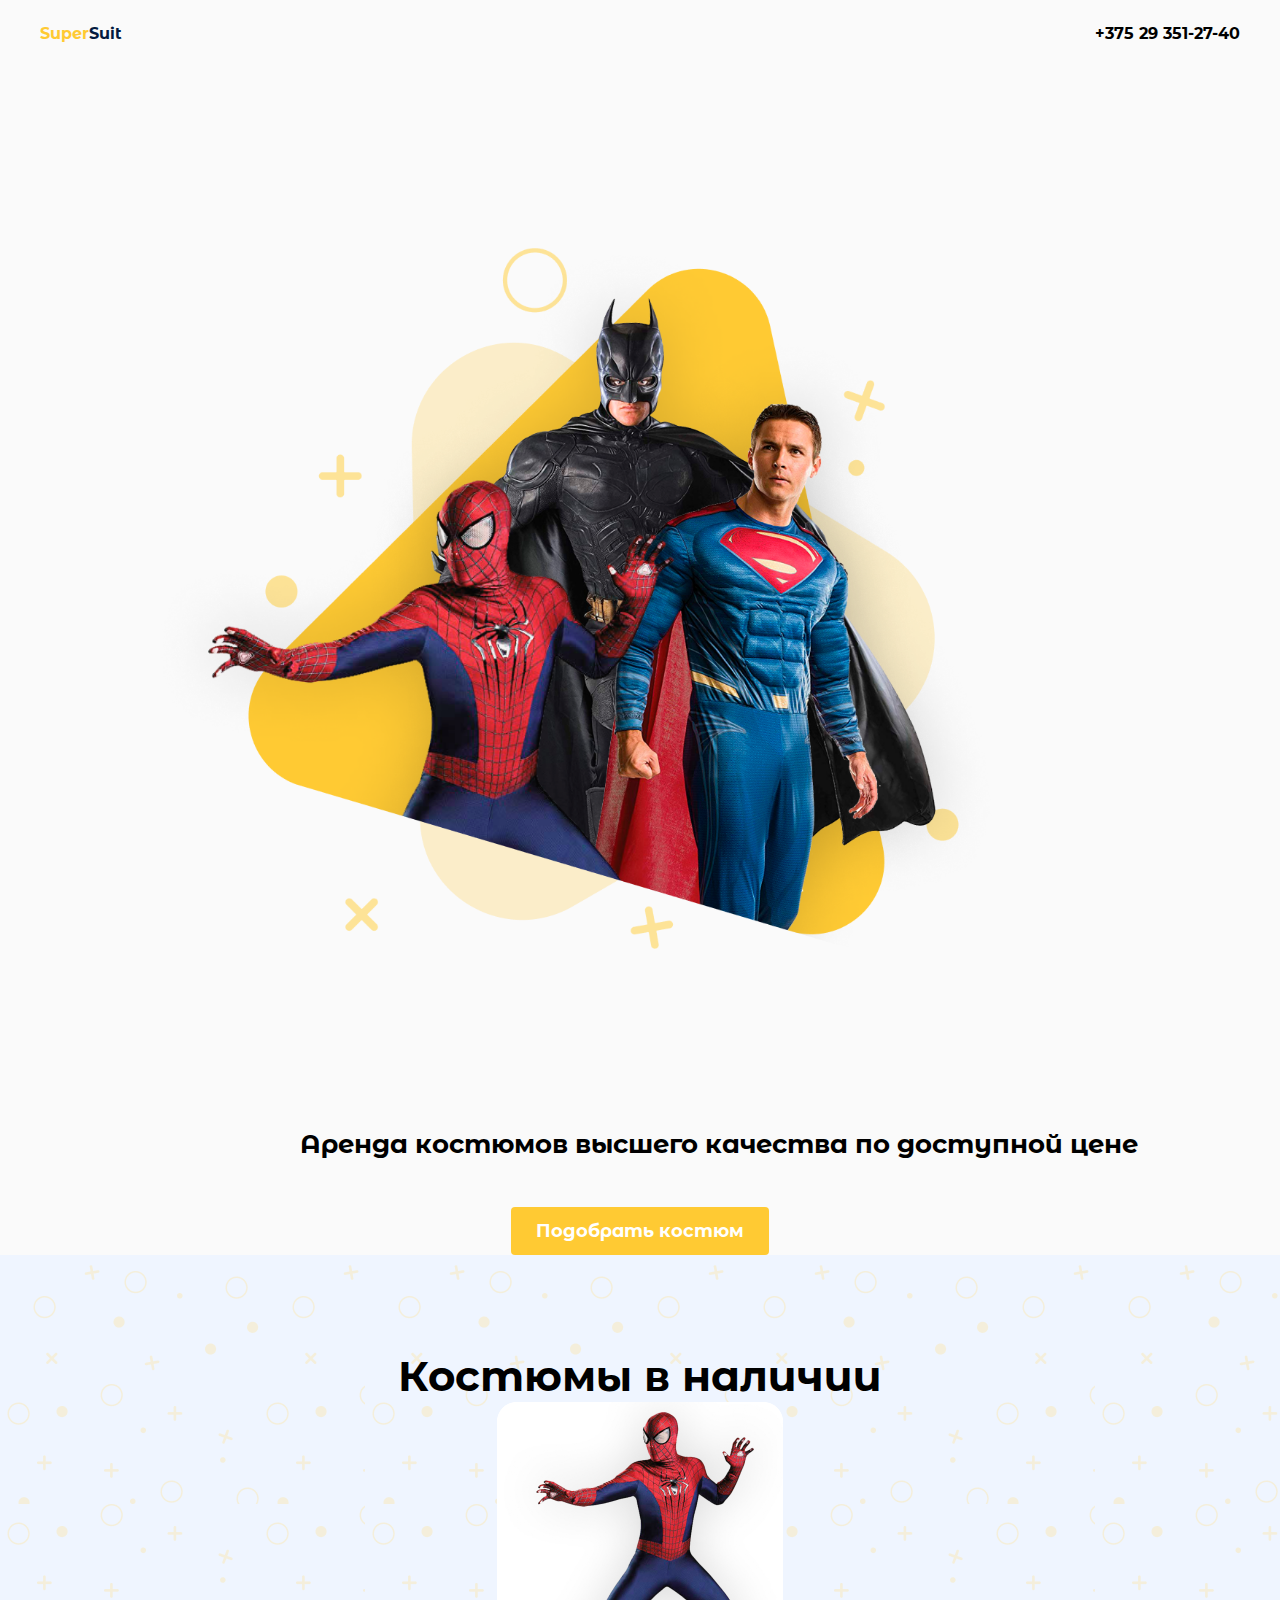
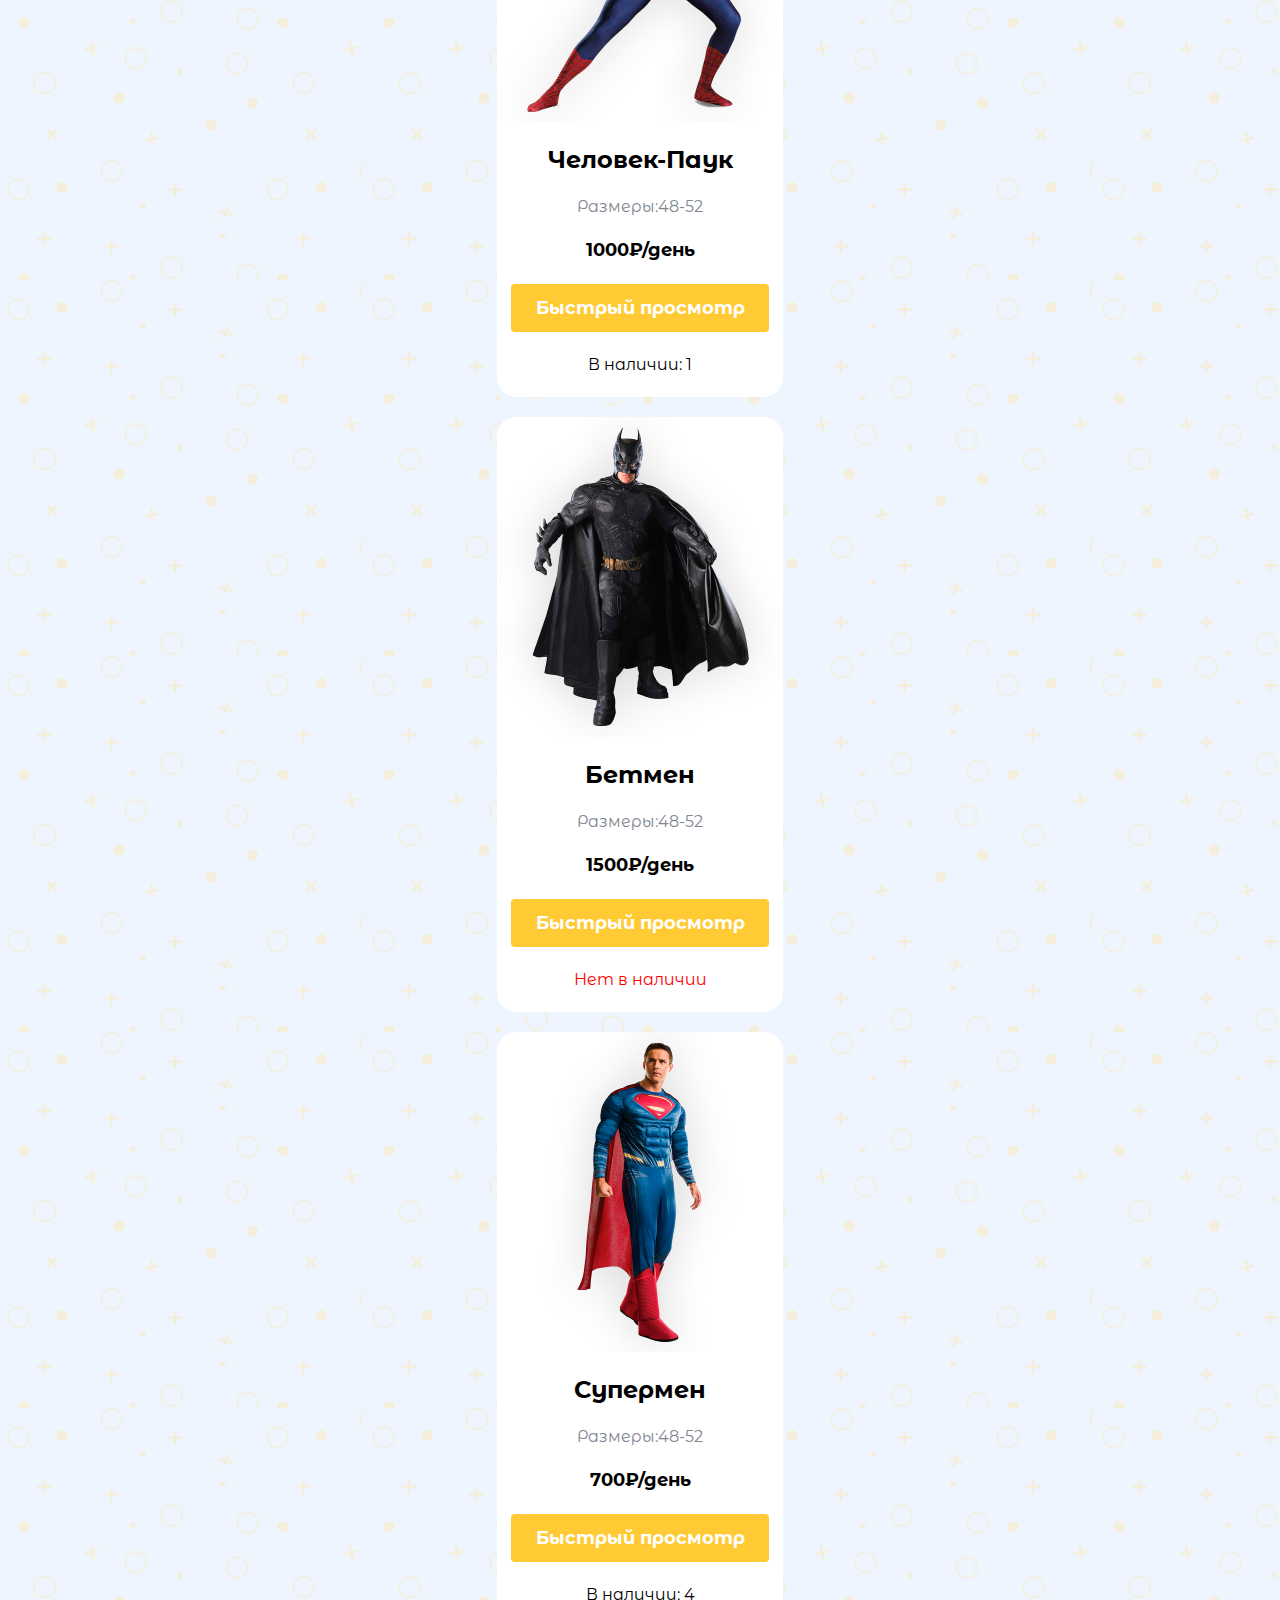
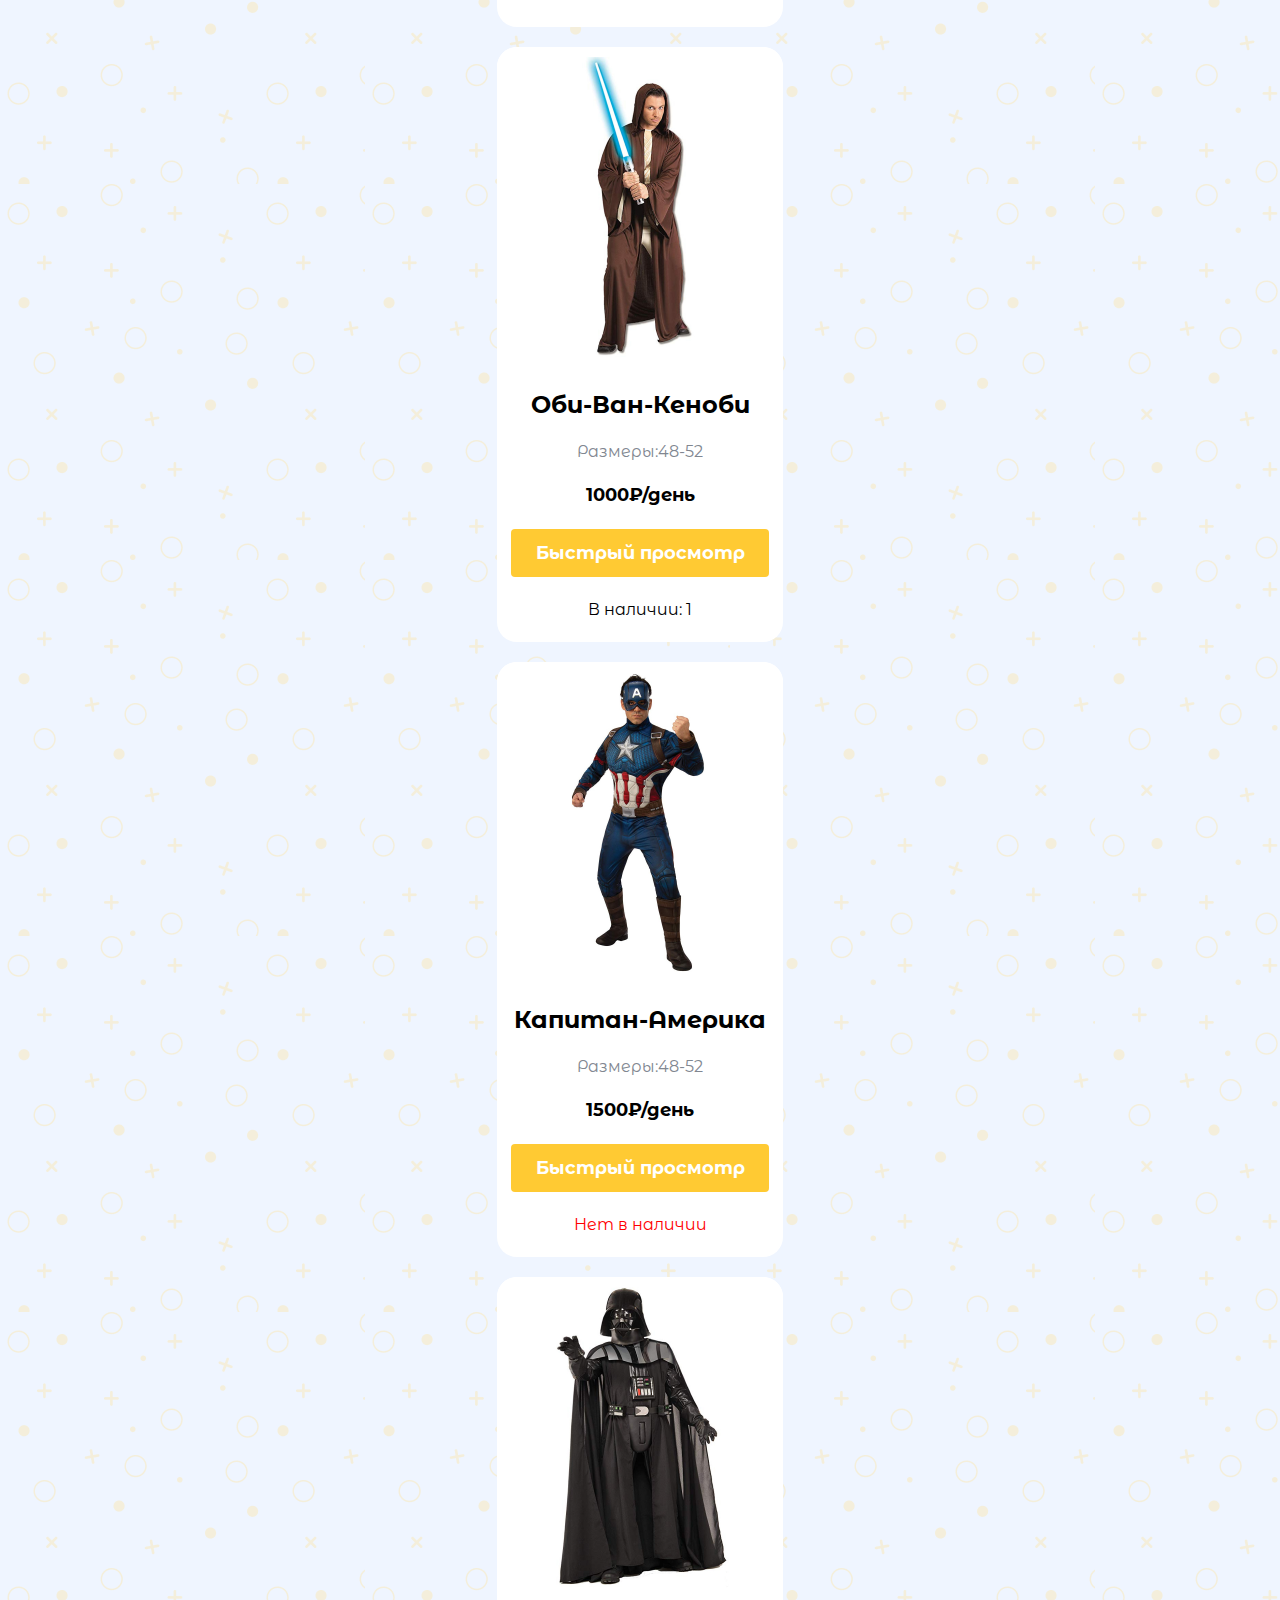
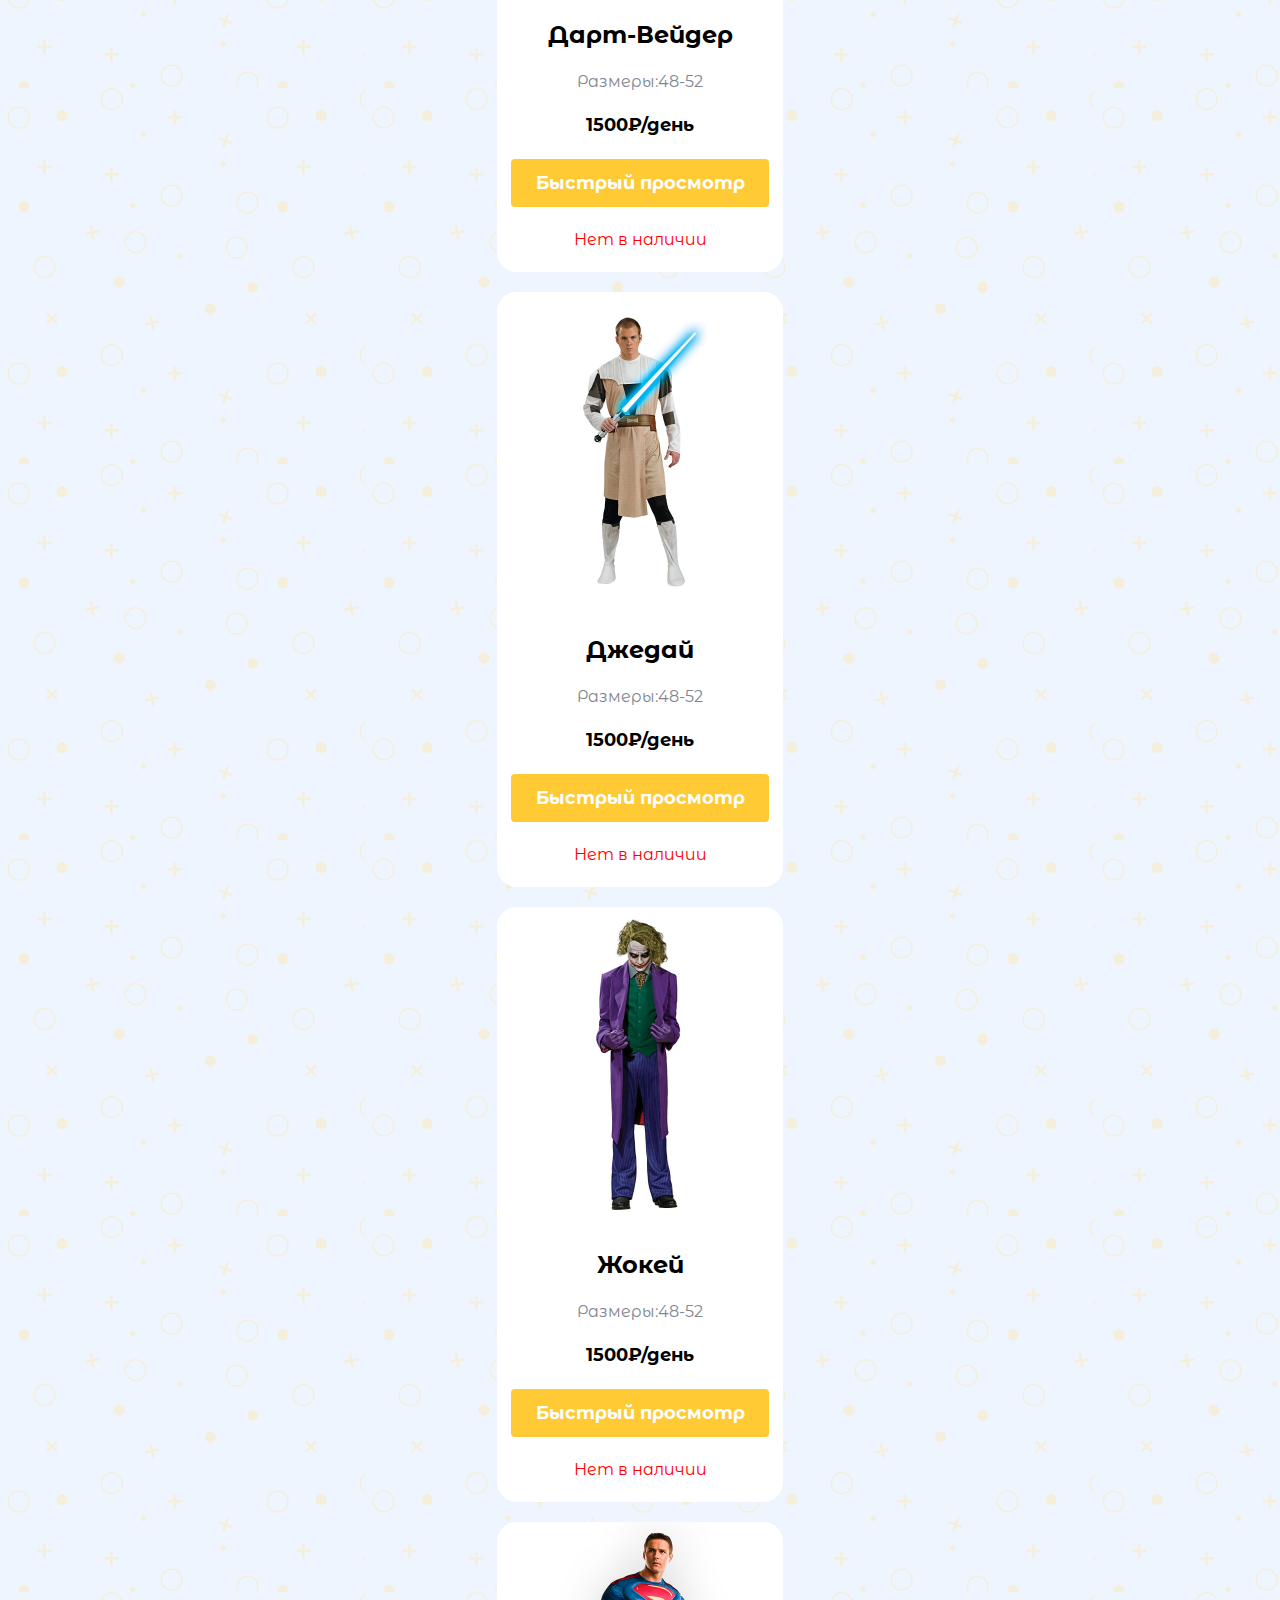
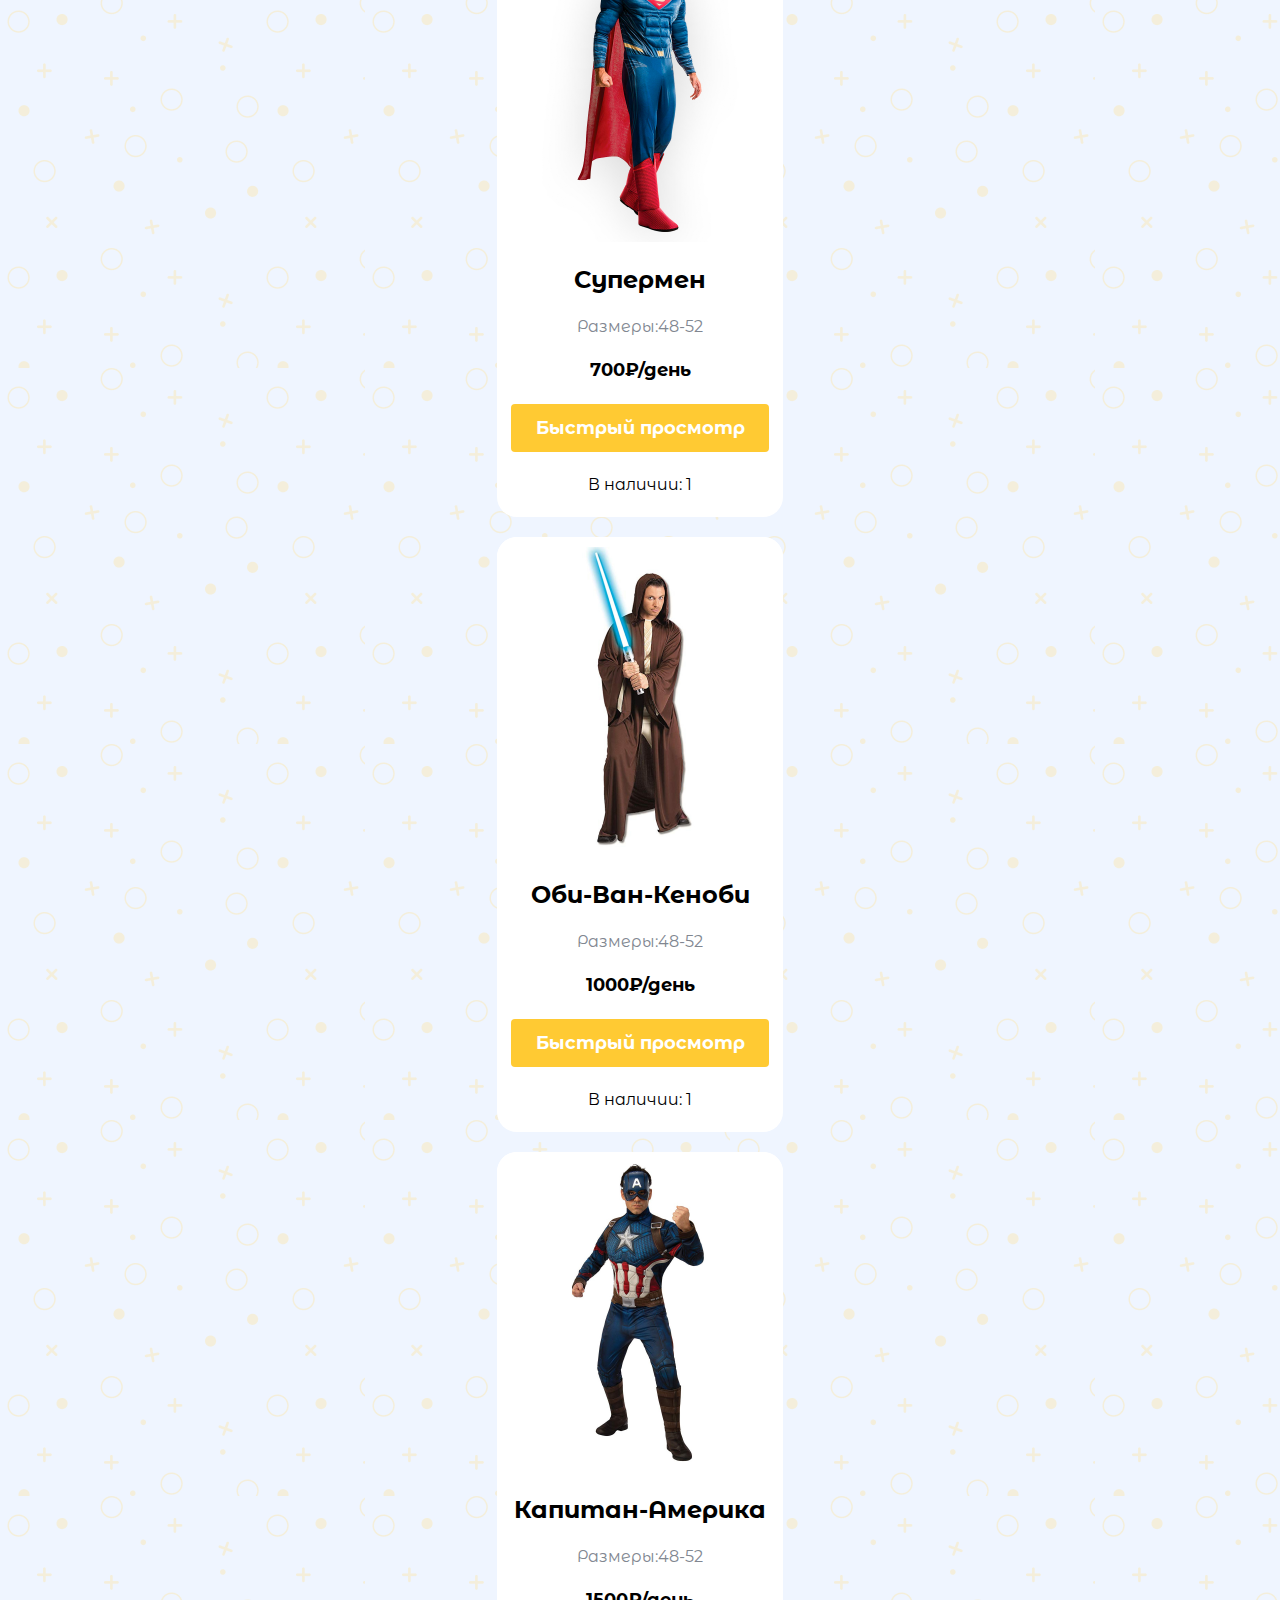
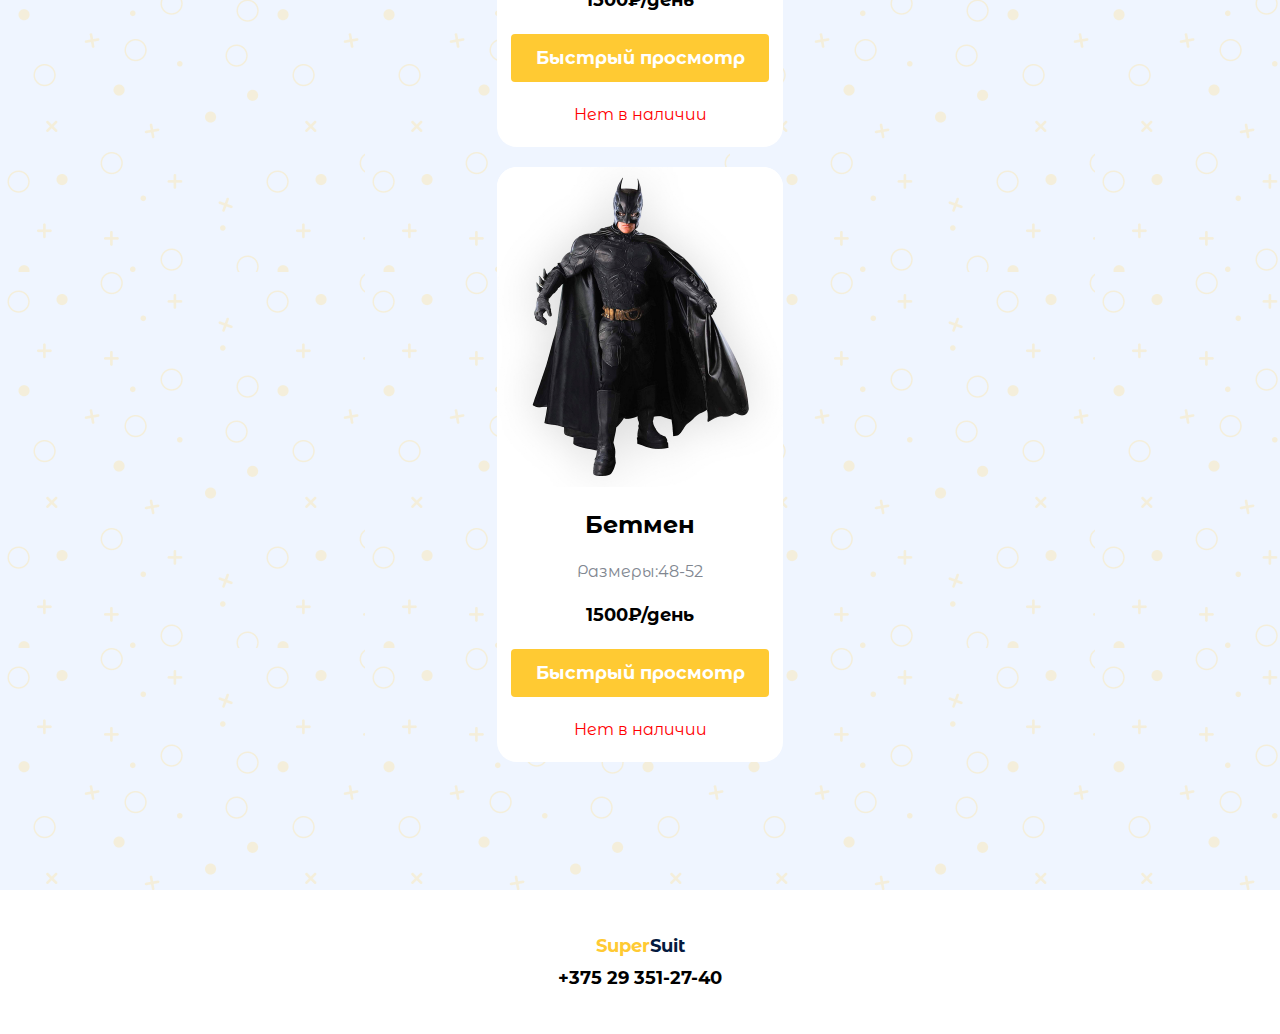
<file: index.html>
<!DOCTYPE html>
<html lang="ru">

<head>
    <meta charset="UTF-8">
    <meta name="viewport" content="width=device-width, initial-scale=1.0">
    <link rel="stylesheet" href="./css/style.css">
    <link rel="stylesheet" href="./lib/swiper-bundle.min.css">
    <script src="./lib/swiper-bundle.min.js" defer></script>
    <script src="./scripts/script.js" defer></script>
    <title>SuperSuit</title>
</head>

<body>
  
    <main>
        <header>
            <div class="container">
                <nav>
                    <ul>
                        <h3 onclick="location.href = 'index.html';"><span style="color: #FFCA33;">Super<span style="color: #041A3F;">Suit</span></span></h3>
                        <h3>+375 29 351-27-40</h3> 
                    </ul>
                </nav>
            </div>
        </header>
        <div class="banner">
            
            <div class="container">
               
                <div class="banneryap">
                    <h1>Аренда костюмов высшего качества по доступной цене</h1>
                    <button class="primary">Подобрать костюм</button>
                </div>
                <img src="./img/Pafos.png" alt="poshel-k-chertu">
            </div>
        </div>
    </main>

    <section id="costumes"> 
        <h2>Костюмы в наличии</h2>  
        <div class="container">
            <div class="stolbik">
                <div class="lineeyka">
                    <div class="costume"> 
                        <img src="./img/Puk.png" alt="kartinka ne gruzit umnnik">
                        <h4>Человек-Пaук</h4>
                        <div class="desc-fat">
                            <span>
                                Размеры:48-52
                            </span>    
                        </div>
        
                        <div class="desc-thin">
                            <span>    
                                1000₽/день
                            </span>
                        </div>
                        <button class="primary">Быстрый просмотр</button>
                        <span>
                            В наличии: 1
                        </span>
                    </div>
        
                    <div class="costume"> 
                        <img src="./img/Man.png" alt="kartinka ne gruzit umnnik">
                        <h4>Бетмен</h4>
                        <div class="desc-fat">
                            <span>
                                Размеры:48-52
                            </span>    
                        </div>
        
                        <div class="desc-thin">
                            <span>    
                                1500₽/день
                            </span>
                        </div>
                        <button class="primary">Быстрый просмотр</button>
                        <span style = "color: red">
                            Нет в наличии
                        </span>
                    </div>
        
                    <div class="costume"> 
                        <img src="./img/Pooper.png" alt="kartinka ne gruzit umnnik">
                        <h4>Супермен</h4>
                        <div class="desc-fat">
                            <span>
                                Размеры:48-52
                            </span>    
                        </div>
        
                        <div class="desc-thin">
                            <span>    
                                700₽/день
                            </span>
                        </div>
                        <button class="primary">Быстрый просмотр</button>
                        <span>
                            В наличии: 4
                        </span>
                    </div>
        
                    <div class="costume"> 
                        <img src="./img/Jirnoby.png" alt="kartinka ne gruzit umnnik">
                        <h4>Оби-Ван-Кеноби</h4>
                        <div class="desc-fat">
                            <span>
                                Размеры:48-52
                            </span>    
                        </div>
        
                        <div class="desc-thin">
                            <span>    
                                1000₽/день
                            </span>
                        </div>
                        <button class="primary">Быстрый просмотр</button>
                        <span>
                            В наличии: 1
                        </span>
                    </div>
                </div>
                <div class="lineeyka">
                    <div class="costume"> 
                        <img src="./img/Pendos.png" alt="kartinka ne gruzit umnnik">
                        <h4>Капитан-Америка</h4>
                        <div class="desc-fat">
                            <span>
                                Размеры:48-52
                            </span>    
                        </div>
        
                        <div class="desc-thin">
                            <span>    
                                1500₽/день
                            </span>
                        </div>
                        <button class="primary">Быстрый просмотр</button>
                        <span style = "color: red">
                            Нет в наличии
                        </span>
                    </div>
        
                    <div class="costume"> 
                        <img src="./img/Vedro.png" alt="kartinka ne gruzit umnnik">
                        <h4>Дарт-Вейдер</h4>
                        <div class="desc-fat">
                            <span >
                                Размеры:48-52
                            </span>    
                        </div>
        
                        <div class="desc-thin">
                            <span>    
                                1500₽/день
                            </span>
                        </div>
                        <button class="primary" onclick="location.href = 'index2.html';">Быстрый просмотр</button>
                        <span style = "color: red">
                            Нет в наличии
                        </span>
                    </div>
        
                    <div class="costume"> 
                        <img src="./img/KidChoppa.png" alt="kartinka ne gruzit umnnik">
                        <h4>Джедай</h4>
                        <div class="desc-fat">
                            <span>
                                Размеры:48-52
                            </span>    
                        </div>
        
                        <div class="desc-thin">
                            <span>    
                                1500₽/день
                            </span>
                        </div>
                        <button class="primary">Быстрый просмотр</button>
                        <span style = "color: red">
                            Нет в наличии
                        </span>
                    </div>
        
                    <div class="costume"> 
                        <img src="./img/Jonkler.png" alt="kartinka ne gruzit umnnik">
                        <h4>Жокей</h4>
                        <div class="desc-fat">
                            <span>
                                Размеры:48-52
                            </span>    
                        </div>
        
                        <div class="desc-thin">
                            <span>    
                                1500₽/день
                            </span>
                        </div>
                        <button class="primary">Быстрый просмотр</button>
                        <span style = "color: red">
                            Нет в наличии
                        </span>
                    </div>
                </div>
                <div class="lineeyka">
                    <div class="costume"> 
                        <img src="./img/Pooper.png" alt="kartinka ne gruzit umnnik">
                        <h4>Супермен</h4>
                        <div class="desc-fat">
                            <span>
                                Размеры:48-52
                            </span>    
                        </div>
        
                        <div class="desc-thin">
                            <span>    
                                700₽/день
                            </span>
                        </div>
                        <button class="primary">Быстрый просмотр</button>
                        <span>
                            В наличии: 1
                        </span>
                    </div>
        
                    <div class="costume"> 
                        <img src="./img/Jirnoby.png" alt="kartinka ne gruzit umnnik">
                        <h4>Оби-Ван-Кеноби</h4>
                        <div class="desc-fat">
                            <span>
                                Размеры:48-52
                            </span>    
                        </div>
        
                        <div class="desc-thin">
                            <span>    
                                1000₽/день
                            </span>
                        </div>
                        <button class="primary">Быстрый просмотр</button>
                        <span>
                            В наличии: 1
                        </span>
                    </div>
        
                    <div class="costume"> 
                        <img src="./img/Pendos.png" alt="kartinka ne gruzit umnnik">
                        <h4>Капитан-Америка</h4>
                        <div class="desc-fat">
                            <span>
                                Размеры:48-52
                            </span>    
                        </div>
        
                        <div class="desc-thin">
                            <span>    
                                1500₽/день
                            </span>
                        </div>
                        <button class="primary">Быстрый просмотр</button>
                        <span style = "color: red">
                            Нет в наличии
                        </span>
                    </div>
        
                    <div class="costume"> 
                        <img src="./img/Man.png" alt="kartinka ne gruzit umnnik">
                        <h4>Бетмен</h4>
                        <div class="desc-fat">
                            <span>
                                Размеры:48-52
                            </span>    
                        </div>
        
                        <div class="desc-thin">
                            <span>    
                                1500₽/день
                            </span>
                        </div>
                        <button class="primary">Быстрый просмотр</button>
                        <span style = "color: red">
                            Нет в наличии
                        </span>
                    </div>
                </div>
            </div>
        </div>
    </section>
    <footer>
        <div class="container">
            <div class="obosralsya">
                <span><span style="color: #FFCA33;">Super<span style="color: #041A3F;">Suit</span></span></span>
            </div>
            <div class="podmylsya">
                <span>+375 29 351-27-40</span>
            </div>
        </div>
    </footer>
</body>
</file>
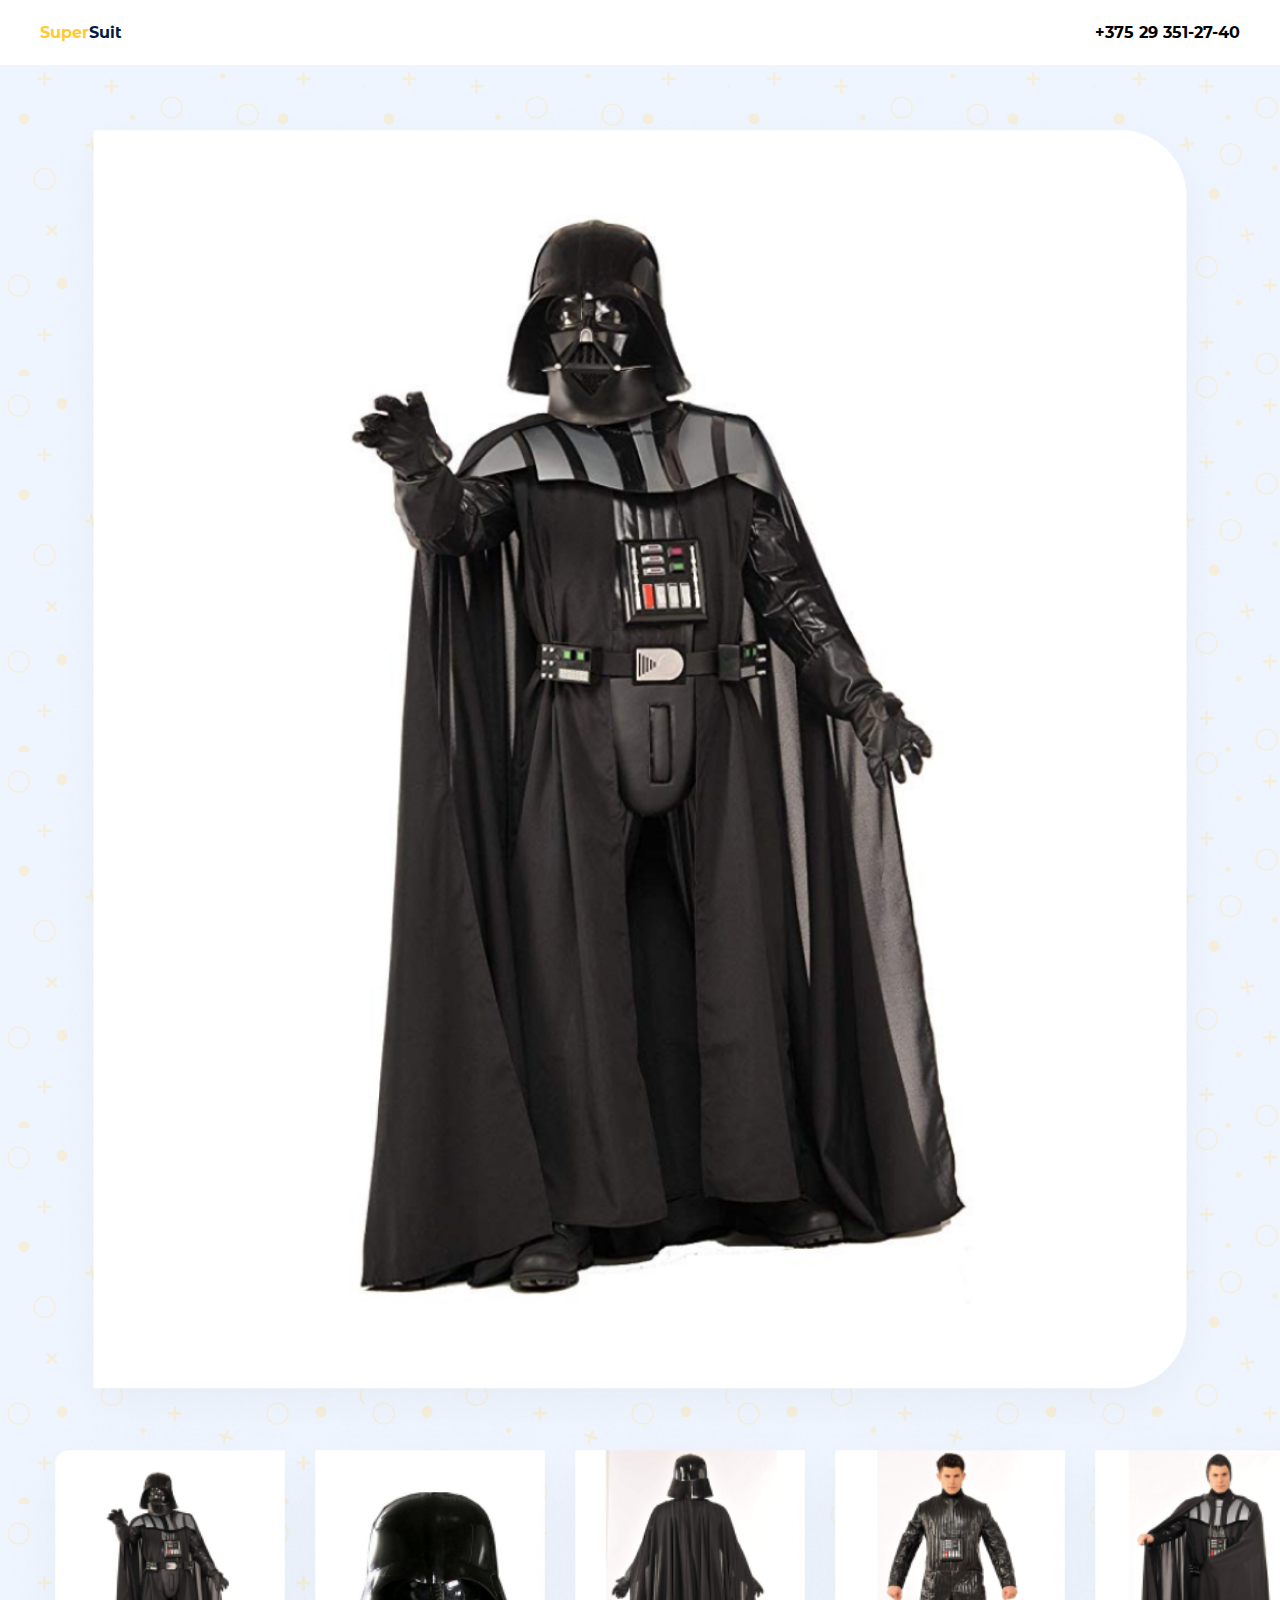
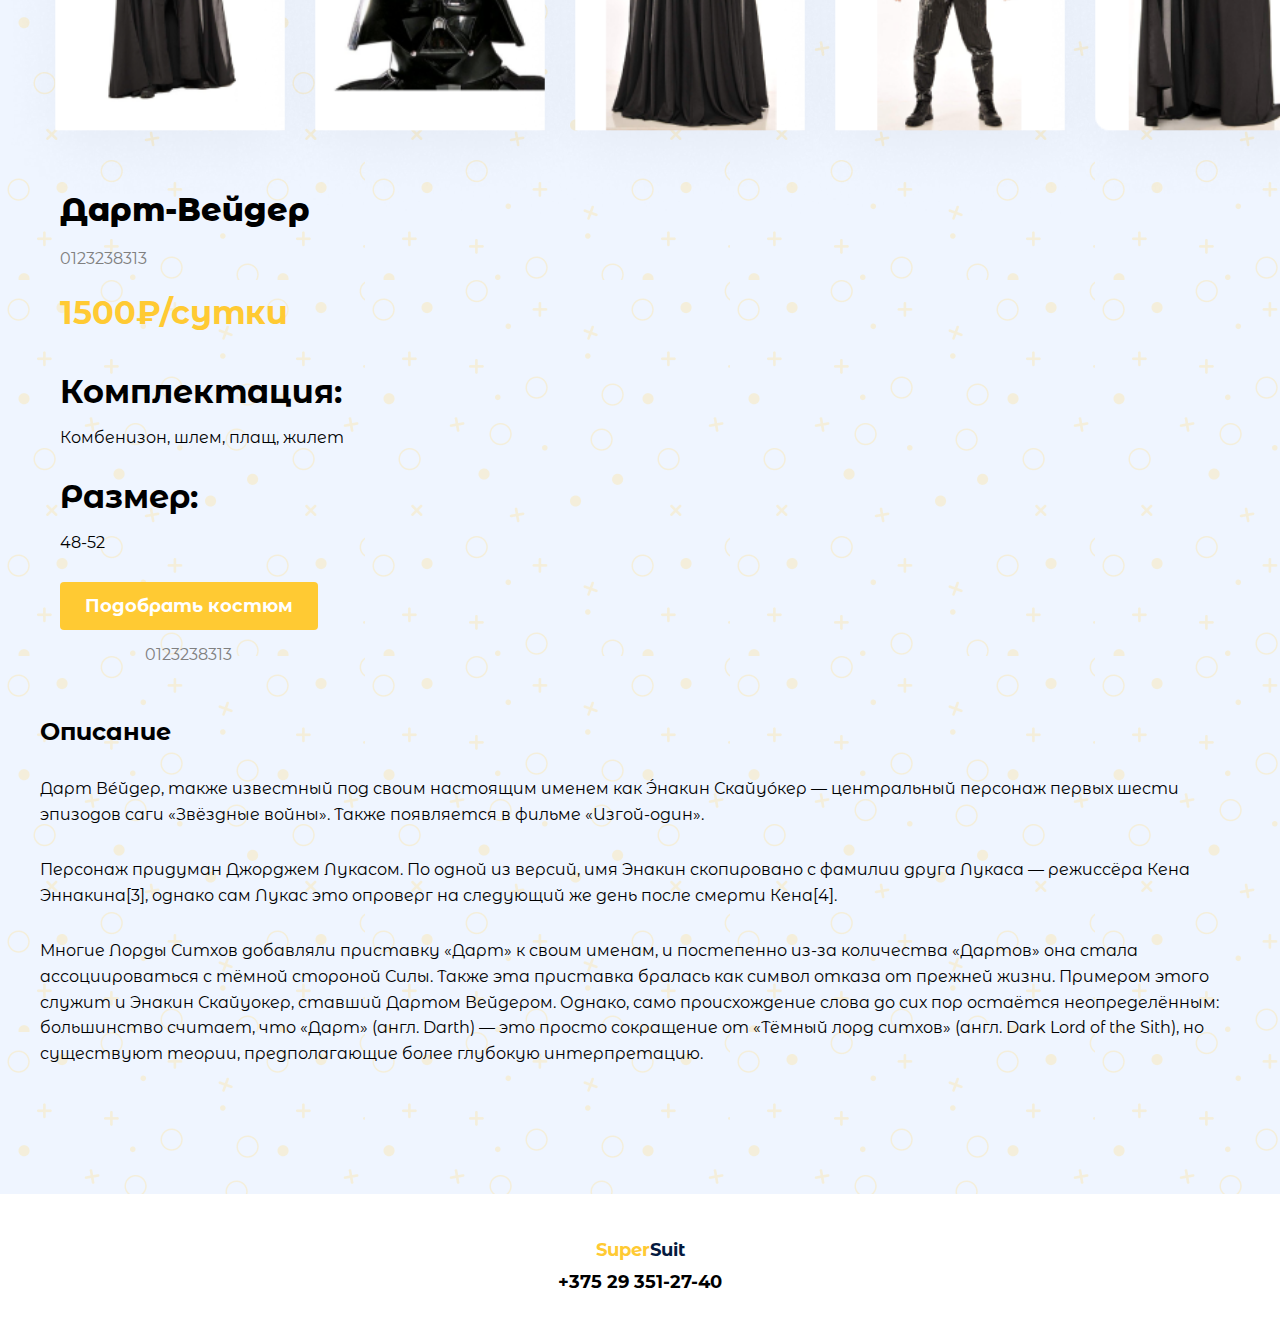
<file: index2.html>
<!DOCTYPE html>
<html lang="ru">

<head>
    <meta charset="UTF-8">
    <meta name="viewport" content="width=device-width, initial-scale=1.0">
    <link rel="stylesheet" href="./css/style2.css">
    <link rel="stylesheet" href="./lib/swiper-bundle.min.css">
    <script src="./lib/swiper-bundle.min.js" defer></script>
    <script src="./scripts/script.js" defer></script>
    <title>SuperSuit</title>
</head>
<body>
  
    <main>
        <header>
            <div class="container">
                <nav>
                    <ul>
                        <h3 onclick="location.href = 'index.html';"><span style="color: #FFCA33;">Super<span style="color: #041A3F;">Suit</span></span></h3>
                        <h3>+375 29 351-27-40</h3> 
                    </ul>
                </nav>
            </div>
        </header>
    </main>
    <section id="demonstration">
        <div class="container">
            <div class="gorizontal">
                <div class="littlestrip"> 
                    <img src="./img/lilvedro.png" alt="kartinka ne gruzit umnnik">
                    <img src="./img/lilgoolova.png" alt="kartinka ne gruzit umnnik">
                    <img src="./img/lilback.png" alt="kartinka ne gruzit umnnik">
                    <img src="./img/lilnudes.png" alt="kartinka ne gruzit umnnik">
                    <img src="./img/lilvirgin.png" alt="kartinka ne gruzit umnnik">
                </div>
                <div class="bigveder">
                    <img src="./img/SuperVedro2.png" alt="kartinka ne gruzit umnnik">
                </div>
            </div>
                <div class="bigstrip"> 
                    <h3>Дарт-Вейдер</h3>
                    <p>0123238313</p>
                    <h2>1500₽/сутки</h2>
                    <h1>Комплектация:</h1>
                    <span>Комбенизон, шлем, плащ, жилет</span>
                    <h1>Размер:</h1>
                    <span>48-52</span>
                    <button class="primary" onclick="openNav()">Подобрать костюм</button>
                    <p class="bogie">0123238313</p>
                </div>   
            
        </div>
    </section>
    <section id="description">
        <div class="container">
            <h2>Описание</h2>
            <span>Дарт Ве́йдер, также известный под своим настоящим именем как Э́накин Скайуо́кер — центральный персонаж первых шести эпизодов саги «Звёздные войны». Также появляется в фильме «Изгой-один».</span>
            <span>Персонаж придуман Джорджем Лукасом. По одной из версий, имя Энакин скопировано с фамилии друга Лукаса — режиссёра Кена Эннакина[3], однако сам Лукас это опроверг на следующий же день после смерти Кена[4].</span>
            <span>Многие Лорды Ситхов добавляли приставку «Дарт» к своим именам, и постепенно из-за количества «Дартов» она стала ассоциироваться с тёмной стороной Силы. Также эта приставка бралась как символ отказа от прежней жизни. Примером этого служит и Энакин Скайуокер, ставший Дартом Вейдером. Однако, само происхождение слова до сих пор остаётся неопределённым: большинство считает, что «Дарт» (англ. Darth) — это просто сокращение от «Тёмный лорд ситхов» (англ. Dark Lord of the Sith), но существуют теории, предполагающие более глубокую интерпретацию. </span>
        </div> 
    </section>
    <footer>
        <div class="container">
            <div class="obosralsya">
                <span><span style="color: #FFCA33;">Super<span style="color: #041A3F;">Suit</span></span></span>
            </div>
            <div class="podmylsya">
                <span>+375 29 351-27-40</span>
            </div>
        </div>
    </footer>

    <div id="myNav" class="overlay">
        <a href="javascript:void(0)" class="closebtn" onclick="closeNav()">&times;</a>
        <div class="overlay-content">
            <form action="/url" method="GET">
                <div class="textos">
                    <h2>Аренда костюма “Дарт Вейдер”</h2>
                    <p>Пожалуйста, укажите ваши контактные данные, чтобы мы забронировали костюм на ваше имя</p>
                </div>
                <div class="inputs">
                    <input type="text" placeholder="Как вас зовут?" required>
                    <input type="text" placeholder="Какой у вас номер телефона?" required>
                    <div class="selecteto">    
                        <select name="rentlength" id="rentlength" required>
                            <option value=""> На сколько дней арендуете?</option>
                            <option value="1">  1 день</option>
                            <option value="2">  2 дня</option>
                            <option value="3">  3 дня</option>
                            <option value="4">  4 дня</option>
                            <option value="5">  5 дней</option>
                            <option value="6">  6 дней</option>
                            <option value="7">  Неделя</option>
                        </select>
                    </div>
                    <button type="submit" class="primary">Оставить заявку</button> 
                    
                </div> 
            </form>
        </div>
    </div>




    <script>
        function openNav() {
          document.getElementById("myNav").style.height = "100%";
        }
        
        function closeNav() {
          document.getElementById("myNav").style.height = "0%";
        }
    </script>
</body>
</file>
<file: css/style.css>
@import url('https://fonts.googleapis.com/css2?family=Montserrat+Alternates:ital,wght@0,100;0,200;0,300;0,400;0,500;0,600;0,700;0,800;0,900;1,100;1,200;1,300;1,400;1,500;1,600;1,700;1,800;1,900&display=swap');

:root {
    --primary_color: #018ABE;
    --bg_color: #FAFAFA;
    --backgound-color: #EFF5FF;
    font-family: 'Montserrat Alternates';
}
* {
    margin: 0;
    padding: 0;
    box-sizing: border-box;
}
.container {
    width: 1200px;
    max-width: 98%;
    margin: 0 auto;

    display: inherit;
    justify-content: inherit;
    flex-direction: inherit;
    align-items: inherit;
    gap: inherit;
}

body {
    background-color: #EFF5FF;
    overflow-x: hidden;
    background-image: url(../img/BgPattern.svg);
    min-height: 100%;
}

header {
    height: 45px;
    display: flex;
    align-items: center;
    margin-top: 11px;
    justify-content: space-between;
}

header nav {
    width: 100%;
}

main .banner .container nav {
    font-family: 'Montserrat Alternates';
    font-size: 32px;
    display: flex;
    justify-content: space-between;
    list-style: none;
}

main  {
    display: flex;
    flex-direction: column;
    align-items: left;
    position: relative;
    overflow: hidden;
    border: none;
    background-color: #FAFAFA;
    border-bottom-left-radius: 300px;
    justify-content: center;
    /* padding-bottom: 200px; */
    transform: translateX(448px);
}

main  .container {
    transform: translateX(-448px);
    display: flex;
}

main .banner img {
    width: 50%;
}

 main .banneryap h1{
    font-weight: 700;
    font-family: 'Montserrat Alternates';
    font-size: 54px;
    width: 100%;
}

main .banneryap{
    display: flex;
    flex-direction: column;
    margin-top: 173px;
    width: 50%;
}

main .primary {
    background-color: #FFCA33;
    color: white;
    width: 258px;
    height: 48px;
    border-radius: 4px;
    border: none;
    cursor: pointer;
    font-size: 18px;
    transition: .3s;
    margin-left: 147px;
    margin-top: 47px;
    font-family: 'Montserrat Alternates';
    font-weight: bold;
}

main .primary:hover {
    opacity: 0.8;
}

nav ul{
    display: flex;
    flex-direction: row;
    justify-content: space-between;
} 

nav ul h3{
    font-size: 32px;
}

section {
    margin-top: 95px;
    margin-bottom: 128px;
}

section h2{
    text-align: center;
    font-size: 42px;
}

#costumes .container .stolbik{
    display: flex;
    flex-direction: column;
    gap: 20px;
}   

#costumes .container .stolbik .lineeyka{
    display: flex;
    flex-direction: row;
    gap: 20px;
}   

#costumes .costume{
    display: flex;
    flex-direction: column;
    width: 286px;
    height: calc(100% + 15px);
    max-width: 100%;
    color: black;
    background-color: #FFFFFF;
    border-radius: 20px;
    /* padding: 35px 45px; */
    text-align: center;
    gap: 23px;
    padding-bottom: 23px;
}

#costumes .costume .primary{
    background-color: #FFCA33;
    color: white;
    width: 258px;
    height: 48px;
    border-radius: 4px;
    border: none;
    cursor: pointer;
    font-size: 18px;
    transition: .3s;
    font-family: 'Montserrat Alternates';
    font-weight: bold;  
    align-self: center;
}

#costumes h4{
    font-size: 24px;
}

#costumes .desc-fat{
    color: #818791;   
}

#costumes .desc-thin{
    font-weight: bold;
    font-size: 18px;
}

#costumes .costume img{
    width: 286px;
}

footer{
    display: flex;
    justify-content: space-between;
    background-color: #FFF;
    padding-top: 45px;
    padding-bottom: 45px;
    font-size: 14px;
}

footer .obosralsya {
    font-size: 24px;
    font-weight: bolder;
}

footer .podmylsya{
    font-size: 24px;
    font-weight: bold;
}

@media screen and (max-width: 2150px) {
    main{
        transform: translateX(0px);
        border-radius: 0px;
        
    }
    main .container{
        transform: translateX(0px);
        gap: 0px;
    }
}

@media screen and (max-width: 1800px) {

    #costumes .container .stolbik .lineeyka{
        flex-direction: column;
        align-self: center;
    }

    main{
        transform: translateX(0px);
        border-radius: 0px;
        
    }

    main .banner {
        flex-direction: column-reverse;
        align-items: center;
    }
    main .banner .primary{
        margin-left: -0px;
        align-self: center;
    }

    main .container{
        transform: translateX(0px);
        gap: 0px;
    }
    
    main .banneryap h1{
        margin-left: -40px;
        font-size: 26px;
        width: 150%;
    }

    main .banner img {
        width: 100%;
        margin-left:30px;
        margin-bottom: -250px;
    }
    
    nav ul h3{
        font-size: 16px;
    }

    footer{
        flex-direction: column;
        gap: 10px;
    }
    footer .obosralsya {
        font-size: 18px;
        align-self: center;
    }
    footer .podmylsya{
        font-size: 18px;
        align-self: center;
    }
}
</file>
<file: css/style2.css>
@import url('https://fonts.googleapis.com/css2?family=Montserrat+Alternates:ital,wght@0,100;0,200;0,300;0,400;0,500;0,600;0,700;0,800;0,900;1,100;1,200;1,300;1,400;1,500;1,600;1,700;1,800;1,900&display=swap');

:root {
    --primary_color: #018ABE;
    --bg_color: #FAFAFA;
    --backgound-color: #EFF5FF;
    font-family: 'Montserrat Alternates';
}
* {
    margin: 0;
    padding: 0;
    box-sizing: border-box;
}

header {
    height: 65px;
    display: flex;
    align-items: center;
    padding-top: 11px;
    padding-bottom: 11px;
    justify-content: space-between;
    background-color: #FFF;
    margin-bottom: -70px;
}

header nav {
    width: 100%;
}

.container {
    width: 1200px;
    max-width: 98%;
    margin: 0 auto;

    display: inherit;
    justify-content: inherit;
    flex-direction: inherit;
    align-items: inherit;
    gap: inherit;
}

body {
    background-color: #EFF5FF;
    overflow-x: hidden;
    background-image: url(../img/BgPattern.svg);
}

nav ul{
    display: flex;
    flex-direction: row;
    justify-content: space-between;
} 

nav ul h3{
    font-size: 32px;
}

section {
    margin-top: 95px;
    margin-bottom: 128px;
}


#demonstration{
    display: flex;
    flex-direction: row;
    
}

#demonstration .littlestrip{
    display: flex;
    flex-direction: column; 
    margin-top: 0px;
}

#demonstration .bigveder img{
    width: 63%;
    margin-left: -100px;

}

#demonstration .littlestrip img{
    width: 60%;
    margin-bottom: -40px;

}

#demonstration .gorizontal{
    display: flex;
}

#demonstration .bigstrip{
    display: flex;
    flex-direction: column;
    margin-left: -350px;
    margin-top: 35px;
    width: 50%;
}

#demonstration .bigstrip h3{
    font-size: 52px;
    margin-bottom: 20px;
}

#demonstration .bigstrip p{
    margin-bottom: 25px;
    color: gray;
}

#demonstration .bigstrip h2{
    color: #FFCA33;
    font-size: 32px;
    margin-bottom: 40px;
}

#demonstration .bigstrip h1{
    margin-bottom: 17px;
}

#demonstration .bigstrip span{
    margin-bottom: 30px;
}

#description{
    margin-top: -100px;
    display: flex;
    flex-direction: column;
    gap: 30px;
    min-height: 28vh;
}

#description span{
    font-size: 16px;
}

.bigstrip .primary {
    background-color: #FFCA33;
    color: white;
    width: 258px;
    height: 48px;
    border-radius: 4px;
    border: none;
    cursor: pointer;
    font-size: 18px;
    transition: .3s;
    font-family: 'Montserrat Alternates';
    font-weight: bold;

}

.bigstrip .bogie {
    margin-left: 85px;
    margin-top: 15px;
    color: gray;
}

footer{
    display: flex;
    justify-content: space-between;
    background-color: #FFF;
    padding-top: 45px;
    padding-bottom: 45px;
    font-size: 14px;
}

footer .obosralsya {
    font-size: 24px;
    font-weight: bolder;
}

footer .podmylsya{
    font-size: 24px;
    font-weight: bold;
}

.overlay {
    height: 0;
    width: 100%;
    position: fixed;
    z-index: 1;
    top: 0;
    left: 0;
    background-color: rgb(255, 255, 255);
    background-image: url(../img/BgPattern.svg);
    overflow-x: hidden;
    transition: 0.5s;
  }
  
  .overlay-content {
    position: relative;
    top: 50%;
    left: 50%;
    transform: translate(-50%, -50%);
   
    max-width: 590px;
    text-align: center;
    border-radius: 30px;
    border-color: black;   
    background-color: white;
    filter: drop-shadow(0 0 2.05rem rgb(206, 206, 206));   
    padding: 37px;
  }

   .overlay-content .primary {
    background-color: #FFCA33;
    color: white;
    width: 100%;
    height: 48px;
    border-radius: 4px;
    border: none;
    cursor: pointer;
    font-size: 18px;
    transition: .3s;    
    font-family: 'Montserrat Alternates';
    font-weight: bold;
    align-self: center;
   }
    
  .overlay-content .textos{
    display: flex;
    flex-direction: column;
    gap: 20px;   
    margin-bottom: 30px;
  }

  .overlay-content .textos span{
    height: 40px;
  }

  .overlay-content .inputs{
    display: flex;
    flex-direction: column;
    width: 90%;
    /* padding-left: 5%; */
    gap: 15px;
    color:rgba(4, 26, 63, 0.4); 
    margin: 0 auto;
  }

  .overlay-content .inputs input{
    width: 100%;
    height: 58px;
    font-family: 'Montserrat Alternates';
    padding-left: 20px;
  }

  .overlay-content .inputs .selecteto{
    border:1px solid #8f8f9d;
  }

  .overlay-content .inputs .selecteto select{
    height: 58px;
    width: 90%;
    background-color: white;
    border: none;
    font-size: 16;
    font-family: 'Montserrat Alternates';
    margin-left: -6%;
  }
 
  .overlay a {
    padding: 8px;
    text-decoration: none;
    font-size: 36px;
    color: black;
    display: block;
    transition: 0.3s;
  }

  .overlay a:hover, .overlay a:focus {
    color: #6b6b6b;
  }

  .overlay .closebtn {
    position: absolute; 
    top: 20px;
    right: 45px;
    font-size: 60px;
  }


@media screen and (max-width: 1800px) {
    :root{
        overflow-x: hidden;
    }

    #demonstration{

        flex-direction: column;
        align-self: center;
    }

    #demonstration{
        align-self: center;
    }

    #demonstration .bigstrip h3{
        font-size: 32px;
        font-weight: 800;
    }

    main .banner {
        flex-direction: column-reverse;
        align-items: center;
    }
    
    #demonstration .gorizontal{
        flex-direction: column-reverse; 
    }

    #demonstration .gorizontal .littlestrip{
        flex-direction: row;
    }

    main .container{
        transform: translateX(0px);
        gap: 0px;
    }
    
    #demonstration .littlestrip img{
        width:100%;
        margin-bottom: 0;
        transform: scale(1.4);
    }
    #demonstration .bigveder img {
        width: 100%;
        margin-left: 0;
    }    
    #demonstration .bigstrip {
   
        margin-left: 20px;
        margin-top: 35px;
        width: 100%;
    }
    
    #description span{
        line-height: 160%;
    }

    nav ul h3{
        font-size: 16px;
    }

    footer{
        flex-direction: column;
        gap: 10px;
    }
    footer .obosralsya {
        font-size: 18px;
        align-self: center;
    }
    footer .podmylsya{
        font-size: 18px;
        align-self: center;
    }

      
  /* .overlay-content {
    position: relative;
    top: 25%;
    height: 60%;
    width: 90%;
    text-align: center;
    margin-top: 30px;
    margin-left: 5%;
    border-radius: 30px;
    border-color: black;   
    background-color: white;
    filter: drop-shadow(0 0 2.05rem rgb(206, 206, 206));   
  } */

}
</file>
